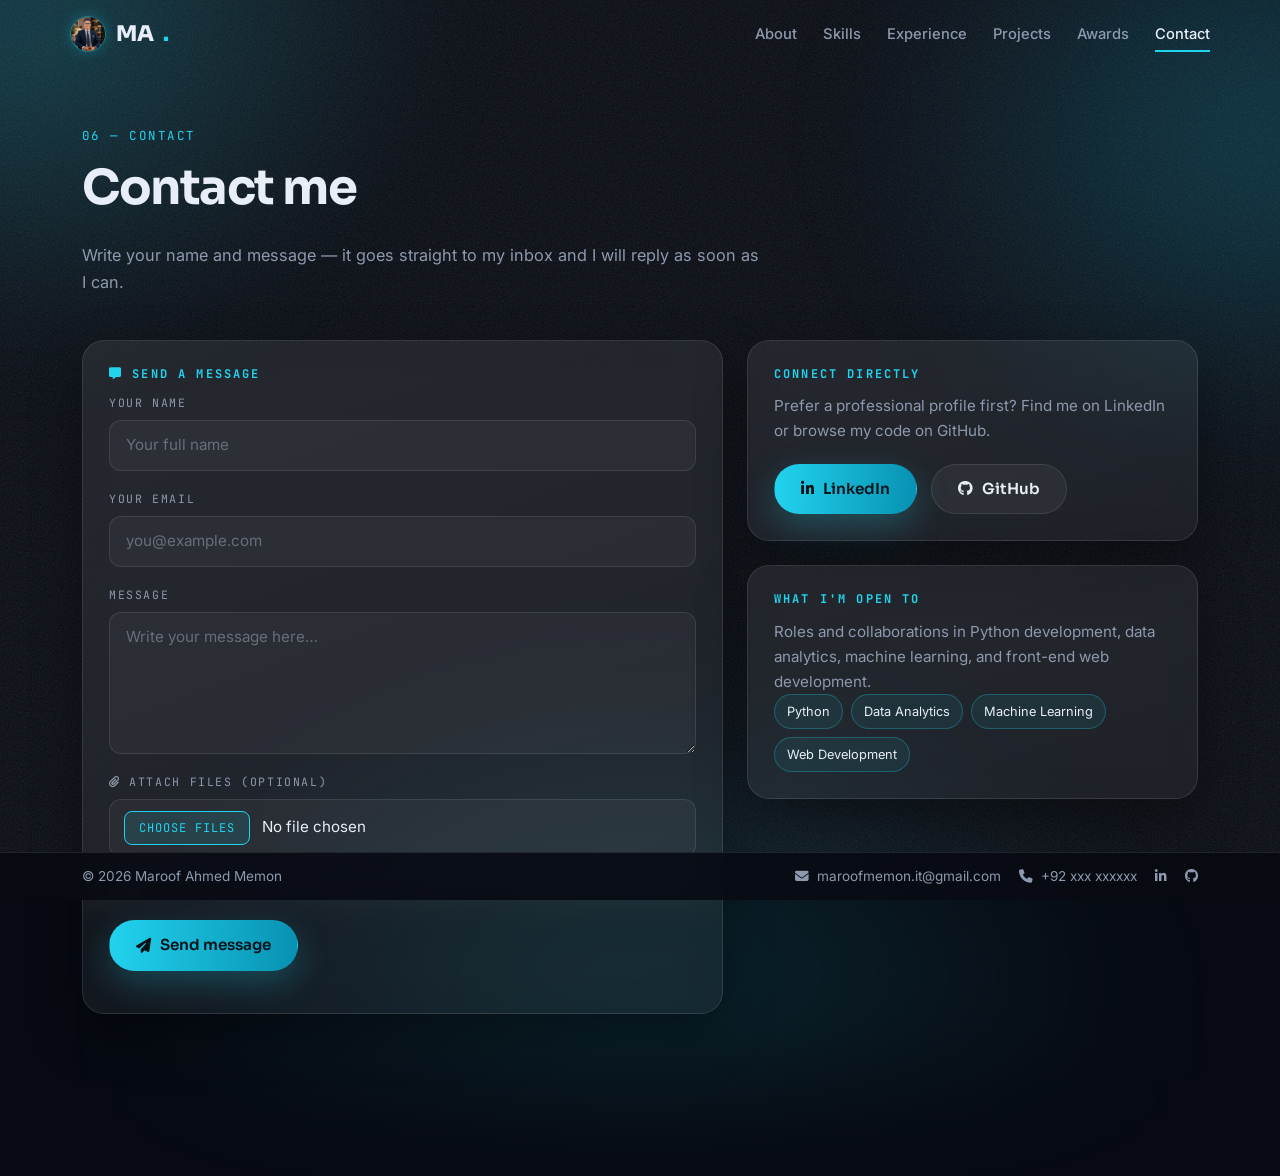
<file: contact.html>
<!DOCTYPE html>
<html lang="en">
<head>
<meta charset="UTF-8">
<meta name="viewport" content="width=device-width, initial-scale=1.0">
<title>Contact — Maroof Ahmed Memon</title>
<meta name="description" content="Contact Maroof Ahmed Memon — Python Developer, Data Analytics & Machine Learning.">
<link rel="preconnect" href="https://fonts.googleapis.com">
<link rel="preconnect" href="https://fonts.gstatic.com" crossorigin>
<link href="https://fonts.googleapis.com/css2?family=Sora:wght@300;400;600;700;800&family=Inter:wght@300;400;500;600&family=JetBrains+Mono:wght@400;600&display=swap" rel="stylesheet">
<link href="https://cdn.jsdelivr.net/npm/bootstrap@5.3.3/dist/css/bootstrap.min.css" rel="stylesheet">
<link href="https://cdnjs.cloudflare.com/ajax/libs/font-awesome/6.5.2/css/all.min.css" rel="stylesheet">
<link rel="stylesheet" href="style.css">
<noscript><style>#cf-frame{display:block!important;height:340px;width:100%;border:1px solid rgba(255,255,255,.12);border-radius:12px;margin-top:16px;}</style></noscript>
</head>
<body>

<div class="bg-mesh" aria-hidden="true"></div>
<div class="grain" aria-hidden="true"></div>

<header class="nav" id="nav">
  <div class="container nav-inner">
    <a href="index.html" class="logo" aria-label="Home — Maroof Ahmed Memon">
      <img class="logo-pic" src="Profile-Pictures/Logo%20Pic.png" alt="Maroof Ahmed Memon logo">
      MA<span class="logo-dot">.</span>
    </a>
    <nav class="nav-links" id="navLinks">
      <a href="index.html#about">About</a>
      <a href="index.html#skills">Skills</a>
      <a href="index.html#experience">Experience</a>
      <a href="index.html#projects">Projects</a>
      <a href="index.html#awards">Awards</a>
      <a href="contact.html" class="active">Contact</a>
    </nav>
    <button class="menu-toggle" id="menuToggle" aria-label="Toggle menu" aria-expanded="false">
      <span></span><span></span><span></span>
    </button>
  </div>
</header>

<main>

<!-- ===================== CONTACT ===================== -->
<section class="section section-page-top" id="contact">
  <div class="container">
    <p class="eyebrow reveal">06 — Contact</p>
    <h2 class="section-title reveal">Contact me</h2>
    <p class="section-lead reveal">Write your name and message — it goes straight to my inbox and I will reply as soon as I can.</p>

    <div class="row g-4 contact-row reveal">
      <div class="col-lg-7">
        <div class="glass card">
          <h3><i class="fa-solid fa-message"></i> Send a message</h3>
          <form id="contactForm" action="https://formsubmit.co/maroofmemon.it@gmail.com" method="POST" enctype="multipart/form-data" target="cf-frame">
            <div class="field">
              <label for="cf-name">Your name</label>
              <input id="cf-name" name="name" type="text" required placeholder="Your full name" autocomplete="name">
            </div>
            <div class="field">
              <label for="cf-email">Your email</label>
              <input id="cf-email" name="email" type="email" required placeholder="you@example.com" autocomplete="email">
            </div>
            <div class="field">
              <label for="cf-message">Message</label>
              <textarea id="cf-message" name="message" rows="5" required placeholder="Write your message here…"></textarea>
            </div>
            <div class="field">
              <label for="cf-file"><i class="fa-solid fa-paperclip"></i> Attach files (optional)</label>
              <input id="cf-file" name="attachment" type="file" multiple accept=".pdf,.png,.jpg,.jpeg,.gif,.webp,image/*,application/pdf">
              <small class="field-hint">PDF or image files (JPG, PNG, GIF, WebP) — up to 10 MB total. Files arrive as attachments in my email.</small>
            </div>
            <input type="hidden" name="_subject" value="New message from your portfolio">
            <input type="hidden" name="_template" value="table">
            <input type="hidden" name="_captcha" value="false">
            <input type="hidden" name="_next" id="cf-next" value="https://maroof-memon.github.io/maroof-portfolio/thanks.html">
            <input type="text" name="_honey" class="d-none" tabindex="-1" autocomplete="off">
            <button type="submit" class="btn btn-primary" id="cf-submit">
              <i class="fa-solid fa-paper-plane"></i> Send message
            </button>
            <p class="form-status" id="formStatus" role="status" aria-live="polite"></p>
          </form>
          <iframe id="cf-frame" name="cf-frame" title="Message sending" loading="eager"></iframe>
        </div>
      </div>

      <div class="col-lg-5">
        <div class="d-flex flex-column gap-4">
          <div class="glass card">
            <h3>Connect directly</h3>
            <p class="side-text">Prefer a professional profile first? Find me on LinkedIn or browse my code on GitHub.</p>
            <div class="hero-actions side-actions">
              <a href="https://linkedin.com/in/maroof-memon-965939221" target="_blank" rel="noopener" class="btn btn-primary"><i class="fa-brands fa-linkedin-in"></i> LinkedIn</a>
              <a href="https://github.com/Maroof-Memon" target="_blank" rel="noopener" class="btn btn-ghost"><i class="fa-brands fa-github"></i> GitHub</a>
            </div>
          </div>
          <div class="glass card">
            <h3>What I'm open to</h3>
            <p class="side-text">Roles and collaborations in Python development, data analytics, machine learning, and front-end web development.</p>
            <ul class="chips"><li>Python</li><li>Data Analytics</li><li>Machine Learning</li><li>Web Development</li></ul>
          </div>
        </div>
      </div>
    </div>
  </div>
</section>

</main>

<footer class="footer" id="footer">
  <div class="container footer-inner">
    <span class="footer-copy">© <span id="year"></span> Maroof Ahmed Memon</span>
    <div class="footer-contact">
      <a href="mailto:maroofmemon.it@gmail.com"><i class="fa-solid fa-envelope"></i><span>maroofmemon.it@gmail.com</span></a>
      <span class="footer-phone"><i class="fa-solid fa-phone"></i><span>+92 xxx xxxxxx</span></span>
      <a href="https://linkedin.com/in/maroof-memon-965939221" target="_blank" rel="noopener" aria-label="LinkedIn"><i class="fa-brands fa-linkedin-in"></i></a>
      <a href="https://github.com/Maroof-Memon" target="_blank" rel="noopener" aria-label="GitHub"><i class="fa-brands fa-github"></i></a>
    </div>
  </div>
</footer>

<div class="toast" id="toast"></div>

<script src="script.js"></script>
</body>
</html>
</file>
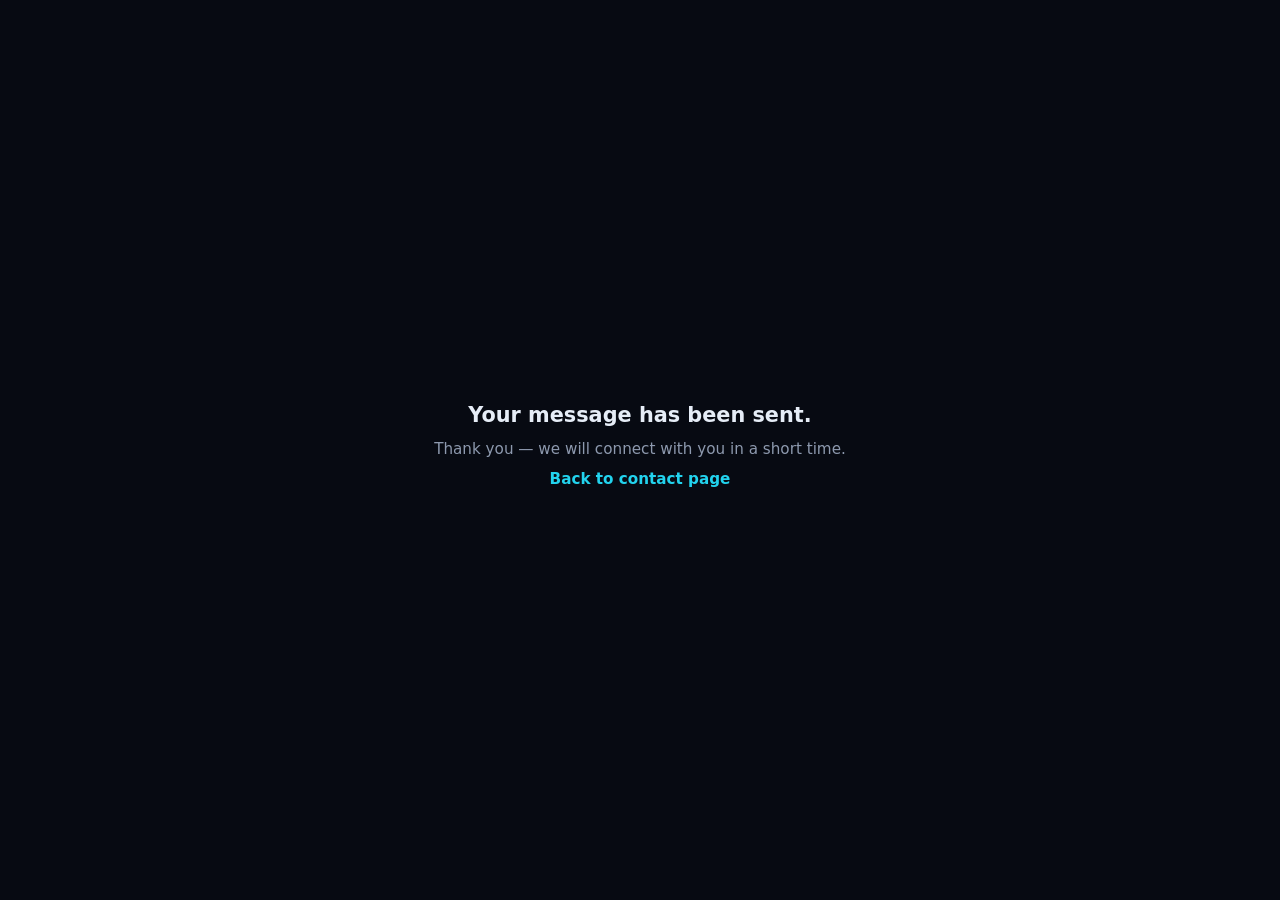
<file: pages/thanks.html>
<!DOCTYPE html>
<html lang="en">
<head>
<meta charset="UTF-8">
<meta name="viewport" content="width=device-width, initial-scale=1.0">
<meta name="robots" content="noindex, nofollow">
<title>Message sent — Maroof Ahmed Memon</title>
<style>
  * { box-sizing: border-box; }
  body {
    margin: 0;
    min-height: 100vh;
    display: flex;
    align-items: center;
    justify-content: center;
    text-align: center;
    padding: 24px;
    background: #070a12;
    color: #e6edf7;
    font-family: "Inter", system-ui, -apple-system, "Segoe UI", sans-serif;
  }
  main { max-width: 440px; }
  h1 { font-size: 1.3rem; font-weight: 600; margin: 0 0 10px; }
  p { color: #8d99ae; font-size: 0.95rem; line-height: 1.6; margin: 0 0 6px; }
  a { color: #22d3ee; font-weight: 600; text-decoration: none; }
  a:hover { text-decoration: underline; }
</style>
</head>
<body>
<main>
  <h1>Your message has been sent.</h1>
  <p>Thank you — we will connect with you in a short time.</p>
  <p><a href="contact.html">Back to contact page</a></p>
</main>
</body>
</html>
</file>
<file: style.css>
:root {
  --bg: #070a12;
  --bg-2: #0b1020;
  --text: #e8eef7;
  --muted: #8d99ae;
  --accent: #22d3ee;
  --accent-deep: #0891b2;
  --accent-bright: #67e8f9;
  --glass: rgba(255, 255, 255, 0.05);
  --glass-2: rgba(255, 255, 255, 0.08);
  --stroke: rgba(255, 255, 255, 0.1);
  --radius: 22px;
  --footer-h: 48px;
  --font-display: "Sora", system-ui, sans-serif;
  --font-body: "Inter", system-ui, sans-serif;
  --font-mono: "JetBrains Mono", monospace;
}

* { margin: 0; padding: 0; box-sizing: border-box; }

html { scroll-behavior: smooth; scroll-padding-top: 90px; }

body {
  font-family: var(--font-body);
  background: var(--bg);
  color: var(--text);
  line-height: 1.65;
  overflow-x: hidden;
  -webkit-font-smoothing: antialiased;
  padding-bottom: calc(var(--footer-h) + 18px);
}

a { text-decoration: none; color: inherit; }
p { margin-bottom: 0; }
ul { list-style: none; padding-left: 0; margin-bottom: 0; }
h1, h2, h3, h4, h5, h6 {
  font-family: var(--font-display);
  font-weight: 700;
  line-height: 1.2;
  margin-top: 0;
  margin-bottom: 0.5rem;
  color: var(--text);
}

.bg-mesh {
  position: fixed;
  inset: -20%;
  z-index: -2;
  background:
    radial-gradient(40% 45% at 15% 15%, rgba(34, 211, 238, 0.26), transparent 60%),
    radial-gradient(38% 42% at 85% 25%, rgba(8, 145, 178, 0.32), transparent 60%),
    radial-gradient(45% 45% at 50% 95%, rgba(34, 211, 238, 0.14), transparent 65%);
  filter: blur(60px);
  animation: drift 22s ease-in-out infinite alternate;
}

@keyframes drift {
  0% { transform: translate3d(0, 0, 0) scale(1); }
  100% { transform: translate3d(-3%, 2%, 0) scale(1.08); }
}

.grain {
  position: fixed;
  inset: 0;
  z-index: -1;
  pointer-events: none;
  opacity: 0.4;
  background-image: url("data:image/svg+xml,%3Csvg xmlns='http://www.w3.org/2000/svg' width='160' height='160'%3E%3Cfilter id='n'%3E%3CfeTurbulence type='fractalNoise' baseFrequency='0.8' numOctaves='3'/%3E%3C/filter%3E%3Crect width='100%25' height='100%25' filter='url(%23n)' opacity='0.35'/%3E%3C/svg%3E");
}

.container { width: min(1160px, 92%); margin-inline: auto; }

.glass {
  background: linear-gradient(160deg, var(--glass-2), var(--glass));
  border: 1px solid var(--stroke);
  backdrop-filter: blur(16px);
  -webkit-backdrop-filter: blur(16px);
  border-radius: var(--radius);
  box-shadow: 0 20px 50px rgba(0, 0, 0, 0.35);
}

.card { color: var(--text); padding: 26px; transition: transform 0.35s ease, border-color 0.35s ease, box-shadow 0.35s ease; }
.card:hover {
  transform: translateY(-5px);
  border-color: rgba(34, 211, 238, 0.45);
  box-shadow: 0 26px 60px rgba(34, 211, 238, 0.12);
}

.grad-text {
  background: linear-gradient(92deg, var(--accent-bright), var(--accent-deep));
  -webkit-background-clip: text;
  background-clip: text;
  color: transparent;
}

/* ---------- Nav ---------- */
.nav {
  position: fixed;
  top: 0; left: 0; right: 0;
  z-index: 100;
  transition: background 0.3s ease, border-color 0.3s ease;
  border-bottom: 1px solid transparent;
}
.nav.scrolled {
  background: rgba(7, 10, 18, 0.8);
  backdrop-filter: blur(18px);
  -webkit-backdrop-filter: blur(18px);
  border-bottom-color: var(--stroke);
}
.nav-inner { display: flex; align-items: center; justify-content: space-between; padding: 16px 0; }
.logo { font-family: var(--font-display); font-weight: 800; font-size: 1.35rem; color: var(--text); letter-spacing: -0.02em; display: inline-flex; align-items: center; gap: 10px; }
.logo-pic {
  width: 36px;
  height: 36px;
  border-radius: 50%;
  object-fit: cover;
  object-position: center;
  border: 1px solid rgba(34, 211, 238, 0.45);
  box-shadow: 0 0 14px rgba(34, 211, 238, 0.28);
  transition: transform 0.3s ease, border-color 0.3s ease, box-shadow 0.3s ease;
}
.logo:hover .logo-pic {
  transform: scale(1.08);
  border-color: var(--accent);
  box-shadow: 0 0 20px rgba(34, 211, 238, 0.5);
}
.logo-dot { color: var(--accent); }
.nav-links { display: flex; align-items: center; gap: 26px; }
.nav-links a {
  color: var(--muted);
  font-size: 0.92rem;
  font-weight: 500;
  position: relative;
  transition: color 0.25s ease;
}
.nav-links a:hover, .nav-links a.active { color: var(--text); }
.nav-links a::after {
  content: "";
  position: absolute;
  left: 0; bottom: -6px;
  width: 0; height: 2px;
  background: var(--accent);
  transition: width 0.3s ease;
}
.nav-links a:hover::after, .nav-links a.active::after { width: 100%; }

.menu-toggle { display: none; flex-direction: column; gap: 5px; background: none; border: 0; cursor: pointer; padding: 8px; }
.menu-toggle span { width: 24px; height: 2px; background: var(--text); border-radius: 2px; transition: transform 0.3s ease, opacity 0.3s ease; }
.menu-toggle.open span:nth-child(1) { transform: translateY(7px) rotate(45deg); }
.menu-toggle.open span:nth-child(2) { opacity: 0; }
.menu-toggle.open span:nth-child(3) { transform: translateY(-7px) rotate(-45deg); }

/* ---------- Sections (single scrollable page) ---------- */
.section { padding: 96px 0; }
#home { padding: 0; }
.section-page-top { padding-top: 126px; }

.section-divider {
  width: min(1160px, 92%);
  height: 1px;
  margin: 0 auto;
  background: linear-gradient(90deg, transparent, rgba(34, 211, 238, 0.5), transparent);
  box-shadow: 0 0 18px rgba(34, 211, 238, 0.28);
}

@keyframes pageIn {
  from { opacity: 0; transform: translateY(18px); }
  to { opacity: 1; transform: none; }
}

/* ---------- Hero ---------- */
.hero { min-height: calc(92svh - var(--footer-h)); display: flex; align-items: center; position: relative; padding: 130px 0 48px; }
.hero-inner { display: grid; grid-template-columns: 1.25fr 0.85fr; gap: 56px; align-items: center; }

.hero-badge {
  display: inline-block;
  font-family: var(--font-mono);
  font-size: 0.75rem;
  letter-spacing: 0.16em;
  text-transform: uppercase;
  color: var(--accent);
  border: 1px solid rgba(34, 211, 238, 0.35);
  background: rgba(34, 211, 238, 0.08);
  padding: 7px 14px;
  border-radius: 999px;
  margin-bottom: 22px;
}

.hero-name {
  font-family: var(--font-display);
  font-size: clamp(2.7rem, 6vw, 4.6rem);
  font-weight: 800;
  line-height: 1.05;
  letter-spacing: -0.03em;
  margin-bottom: 0;
}

.hero-role { font-family: var(--font-display); font-size: clamp(1.1rem, 2.4vw, 1.6rem); font-weight: 600; margin-top: 16px; color: var(--text); }
.typed { color: var(--accent); }
.cursor { color: var(--accent-deep); animation: blink 1s steps(2) infinite; }
@keyframes blink { 50% { opacity: 0; } }

.hero-sub { color: var(--muted); max-width: 56ch; margin-top: 18px; font-size: 1.02rem; }

.hero-actions { display: flex; flex-wrap: wrap; gap: 14px; margin-top: 30px; }
.btn {
  font-family: var(--font-display);
  font-size: 0.95rem;
  font-weight: 600;
  padding: 13px 26px;
  border-radius: 999px;
  text-decoration: none;
  cursor: pointer;
  border: 1px solid transparent;
  transition: transform 0.25s ease, box-shadow 0.25s ease, background 0.25s ease;
  display: inline-flex;
  align-items: center;
  justify-content: center;
  gap: 9px;
}
.btn-primary {
  background: linear-gradient(92deg, var(--accent), var(--accent-deep));
  color: #04121a;
  box-shadow: 0 12px 34px rgba(34, 211, 238, 0.25);
}
.btn-primary:hover { transform: translateY(-3px); box-shadow: 0 18px 44px rgba(34, 211, 238, 0.4); color: #04121a; }
.btn-ghost { background: var(--glass); border-color: var(--stroke); color: var(--text); }
.btn-ghost:hover { background: var(--glass-2); transform: translateY(-3px); color: var(--text); border-color: rgba(34, 211, 238, 0.5); }
.btn:disabled { opacity: 0.55; cursor: wait; transform: none; }
.btn:focus-visible, .btn:focus { box-shadow: 0 0 0 3px rgba(34, 211, 238, 0.4); }

.hero-stats {
  display: grid;
  grid-template-columns: repeat(3, 1fr);
  gap: 20px;
  margin-bottom: 56px;
}
.stat {
  padding: 28px 24px;
  text-align: center;
  position: relative;
  overflow: hidden;
  transition: transform 0.35s ease, border-color 0.35s ease, box-shadow 0.35s ease;
}
.stat::before {
  content: "";
  position: absolute;
  top: 0; left: 18%; right: 18%;
  height: 2px;
  background: linear-gradient(90deg, transparent, var(--accent), transparent);
  opacity: 0.75;
}
.stat:hover {
  transform: translateY(-5px);
  border-color: rgba(34, 211, 238, 0.45);
  box-shadow: 0 24px 54px rgba(34, 211, 238, 0.12);
}
.stat-num {
  display: block;
  font-family: var(--font-display);
  font-size: clamp(1.9rem, 3.6vw, 2.6rem);
  font-weight: 800;
  background: linear-gradient(92deg, var(--accent-bright), var(--accent-deep));
  -webkit-background-clip: text;
  background-clip: text;
  color: transparent;
  line-height: 1.1;
}
.stat-label { display: block; margin-top: 6px; font-size: 0.83rem; color: var(--muted); letter-spacing: 0.08em; text-transform: uppercase; font-family: var(--font-mono); }

/* ---------- Hero photo ---------- */
.hero-photo { display: flex; justify-content: center; }
.photo-frame {
  position: relative;
  padding: 12px;
  border-radius: 30px;
  max-width: 360px;
  width: 100%;
}
.photo-frame img {
  width: 100%;
  aspect-ratio: 3 / 4;
  object-fit: cover;
  object-position: top center;
  display: block;
  border-radius: 22px;
  border: 1px solid var(--stroke);
  background: var(--bg-2);
  cursor: zoom-in;
  transition: transform 0.4s ease, border-color 0.4s ease;
}
.photo-frame:hover img { transform: translateY(-4px); border-color: rgba(34, 211, 238, 0.5); }
.photo-frame::before {
  content: "";
  position: absolute;
  inset: -1px;
  border-radius: 30px;
  padding: 1.5px;
  background: linear-gradient(150deg, rgba(34, 211, 238, 0.85), transparent 45%, rgba(8, 145, 178, 0.55));
  -webkit-mask: linear-gradient(#fff 0 0) content-box, linear-gradient(#fff 0 0);
  -webkit-mask-composite: xor;
  mask-composite: exclude;
  pointer-events: none;
}
.photo-tag {
  position: absolute;
  left: 50%;
  bottom: -16px;
  transform: translateX(-50%);
  display: inline-flex;
  align-items: center;
  gap: 8px;
  white-space: nowrap;
  font-family: var(--font-mono);
  font-size: 0.68rem;
  letter-spacing: 0.14em;
  text-transform: uppercase;
  color: var(--text);
  background: rgba(11, 16, 32, 0.92);
  border: 1px solid rgba(34, 211, 238, 0.4);
  border-radius: 999px;
  padding: 8px 14px;
  backdrop-filter: blur(10px);
  -webkit-backdrop-filter: blur(10px);
  box-shadow: 0 10px 30px rgba(0, 0, 0, 0.45);
}
.photo-dot {
  width: 8px; height: 8px;
  border-radius: 50%;
  background: var(--accent);
  box-shadow: 0 0 10px var(--accent);
  animation: blink 1.4s ease-in-out infinite;
}

/* ---------- Sections ---------- */
.eyebrow {
  font-family: var(--font-mono);
  font-size: 0.78rem;
  letter-spacing: 0.2em;
  text-transform: uppercase;
  color: var(--accent);
  margin-bottom: 12px;
}
.section-title {
  font-family: var(--font-display);
  font-size: clamp(1.9rem, 4vw, 3rem);
  font-weight: 700;
  letter-spacing: -0.03em;
  margin-bottom: 44px;
}
.section-lead { color: var(--muted); max-width: 68ch; margin: -18px 0 44px; font-size: 1.02rem; }
.subsection-title {
  font-family: var(--font-display);
  font-size: clamp(1.3rem, 2.6vw, 1.7rem);
  letter-spacing: -0.02em;
  margin: 56px 0 24px;
}

/* ---------- About ---------- */
.about-grid { display: grid; grid-template-columns: 1.4fr 1fr; gap: 24px; }
.about-main p + p { margin-top: 16px; color: var(--muted); }
.about-main p:first-child { font-size: 1.06rem; }
.about-main strong { color: var(--accent); font-weight: 600; }
.about-side { display: grid; gap: 24px; align-content: start; }
.card h3 {
  font-family: var(--font-mono);
  font-size: 0.75rem;
  letter-spacing: 0.18em;
  text-transform: uppercase;
  color: var(--accent);
  margin-bottom: 12px;
}
.edu-degree { font-family: var(--font-display); font-weight: 700; font-size: 1.1rem; }
.edu-school { color: var(--muted); }
.edu-meta { color: var(--accent); font-size: 0.9rem; margin-top: 4px; }
.edu-areas { color: var(--muted); font-size: 0.88rem; margin-top: 12px; border-top: 1px solid var(--stroke); padding-top: 12px; }

/* ---------- Intro video (About) ---------- */
.intro-block {
  margin-top: 26px;
  padding-top: 24px;
  border-top: 1px solid var(--stroke);
  display: flex;
  align-items: center;
  justify-content: space-between;
  gap: 20px;
  flex-wrap: wrap;
}
.intro-info { flex: 1 1 260px; min-width: 0; }
.card .intro-info h3 {
  font-family: var(--font-display);
  font-size: 1.12rem;
  font-weight: 700;
  letter-spacing: -0.02em;
  text-transform: none;
  color: var(--text);
  margin-bottom: 6px;
  display: flex;
  align-items: center;
  gap: 10px;
}
.card .intro-info h3::before {
  content: "\f03d";
  font-family: "Font Awesome 6 Free";
  font-weight: 900;
  color: var(--accent);
  font-size: 0.85rem;
}
.card .intro-info p { color: var(--muted); font-size: 0.92rem; margin: 0; }
.intro-btn { flex: 0 0 auto; white-space: nowrap; }
.intro-btn .fa-play { font-size: 0.85em; }

/* ---------- Video modal ---------- */
.video-modal {
  position: fixed;
  inset: 0;
  z-index: 320;
  background: rgba(4, 6, 12, 0.92);
  backdrop-filter: blur(10px);
  -webkit-backdrop-filter: blur(10px);
  display: none;
  align-items: center;
  justify-content: center;
  padding: 4vh 4vw;
}
.video-modal.open { display: flex; animation: pageIn 0.3s ease both; }
.video-modal-card {
  width: min(900px, 100%);
  max-height: 94vh;
  overflow-y: auto;
  padding: 18px 18px 16px;
  border-radius: 24px;
  background: linear-gradient(160deg, rgba(17, 25, 46, 0.97), rgba(7, 10, 18, 0.98));
  border: 1px solid var(--stroke);
  box-shadow: 0 30px 80px rgba(0, 0, 0, 0.65);
}
.video-modal-head {
  display: flex;
  align-items: center;
  justify-content: space-between;
  gap: 16px;
  margin-bottom: 14px;
}
.video-modal-head h3 {
  font-family: var(--font-display);
  font-size: 1.05rem;
  font-weight: 700;
  letter-spacing: -0.01em;
  text-transform: none;
  color: var(--text);
  margin: 0;
  display: flex;
  align-items: center;
  gap: 10px;
}
.video-modal-head h3 i { color: var(--accent); }
.video-modal-close {
  font-size: 1.4rem;
  background: none;
  border: 1px solid var(--stroke);
  color: var(--text);
  width: 40px;
  height: 40px;
  border-radius: 50%;
  cursor: pointer;
  display: inline-flex;
  align-items: center;
  justify-content: center;
  transition: color 0.25s ease, border-color 0.25s ease, transform 0.25s ease;
}
.video-modal-close:hover { color: var(--accent); border-color: rgba(34, 211, 238, 0.6); transform: scale(1.06); }
.video-modal-close:focus-visible { outline: none; box-shadow: 0 0 0 3px rgba(34, 211, 238, 0.4); }

.video-stage {
  position: relative;
  border-radius: 16px;
  overflow: hidden;
  background: #000;
  border: 1px solid var(--stroke);
  width: 100%;
  max-width: min(100%, calc(70vh * var(--video-ar, 0.5625)));
  aspect-ratio: var(--video-ar, 0.5625);
  margin-inline: auto;
}
.video-stage video {
  display: block;
  width: 100%;
  height: 100%;
  background: #000;
  object-fit: contain;
}
.video-big-play {
  position: absolute;
  inset: 0;
  margin: auto;
  width: 84px;
  height: 84px;
  border-radius: 50%;
  border: 1px solid rgba(34, 211, 238, 0.6);
  background: rgba(7, 10, 18, 0.7);
  backdrop-filter: blur(6px);
  -webkit-backdrop-filter: blur(6px);
  color: var(--accent);
  font-size: 1.9rem;
  display: flex;
  align-items: center;
  justify-content: center;
  cursor: pointer;
  transition: opacity 0.25s ease, transform 0.25s ease, background 0.25s ease;
}
.video-big-play i { margin-left: 5px; }
.video-big-play:hover { transform: scale(1.08); background: rgba(34, 211, 238, 0.2); }
.video-big-play:focus-visible { outline: none; box-shadow: 0 0 0 3px rgba(34, 211, 238, 0.4); }
.video-stage.playing .video-big-play { opacity: 0; pointer-events: none; }
.video-modal-note {
  margin: 14px 2px 0;
  color: var(--muted);
  font-size: 0.85rem;
  font-family: var(--font-mono);
  letter-spacing: 0.06em;
  display: flex;
  align-items: center;
  gap: 9px;
}
.video-modal-note i { color: var(--accent); }

/* ---------- Skills ---------- */
.skills-grid { display: grid; grid-template-columns: repeat(4, 1fr); gap: 20px; }
.chips { list-style: none; display: flex; flex-wrap: wrap; gap: 8px; }
.chips li {
  font-size: 0.8rem;
  padding: 6px 12px;
  border-radius: 999px;
  background: rgba(34, 211, 238, 0.08);
  border: 1px solid rgba(34, 211, 238, 0.28);
  color: var(--text);
  transition: background 0.25s ease, border-color 0.25s ease;
}
.chips li:hover { background: rgba(34, 211, 238, 0.2); border-color: rgba(34, 211, 238, 0.55); }

/* ---------- Timeline ---------- */
.timeline { position: relative; padding-left: 30px; max-width: 860px; }
.timeline::before {
  content: "";
  position: absolute;
  left: 6px; top: 12px; bottom: 12px;
  width: 2px;
  background: linear-gradient(180deg, var(--accent), transparent);
}
.timeline-item { position: relative; }
.timeline-dot {
  position: absolute;
  left: -31px; top: 32px;
  width: 14px; height: 14px;
  border-radius: 50%;
  background: var(--accent);
  box-shadow: 0 0 0 5px rgba(34, 211, 238, 0.18), 0 0 18px rgba(34, 211, 238, 0.8);
}
.timeline-head { display: flex; justify-content: space-between; align-items: flex-start; gap: 16px; flex-wrap: wrap; }
.timeline-head h3 { color: var(--text); font-family: var(--font-display); font-size: 1.35rem; text-transform: none; letter-spacing: -0.02em; margin-bottom: 4px; }
.timeline-company { color: var(--accent); font-weight: 500; }
.timeline-date {
  font-family: var(--font-mono);
  font-size: 0.78rem;
  color: var(--muted);
  border: 1px solid var(--stroke);
  padding: 6px 12px;
  border-radius: 999px;
  white-space: nowrap;
}
.bullets { list-style: none; margin-top: 18px; display: grid; gap: 10px; }
.bullets li { position: relative; padding-left: 22px; color: var(--muted); font-size: 0.95rem; }
.bullets li::before {
  content: "▹";
  position: absolute;
  left: 0;
  color: var(--accent);
}

/* ---------- Projects ---------- */
.projects-grid { display: grid; grid-template-columns: repeat(6, 1fr); gap: 22px; align-items: start; }
.project { grid-column: span 2; }
.project-wide { grid-column: 1 / -1; }
.project-half { grid-column: span 3; }
.project-top { display: flex; justify-content: space-between; align-items: center; margin-bottom: 14px; }
.project-index { font-family: var(--font-mono); font-size: 0.85rem; color: var(--muted); }
.project-award {
  font-family: var(--font-mono);
  font-size: 0.72rem;
  letter-spacing: 0.12em;
  text-transform: uppercase;
  color: #04121a;
  background: linear-gradient(92deg, var(--accent-bright), var(--accent-deep));
  padding: 5px 12px;
  border-radius: 999px;
  font-weight: 600;
}
.project h3 { font-family: var(--font-display); font-size: 1.3rem; color: var(--text); text-transform: none; letter-spacing: -0.02em; margin-bottom: 10px; }
.project p { color: var(--muted); font-size: 0.95rem; }
.project strong { color: var(--text); }
.tech { margin-top: 18px; }

.project-media { margin-top: 20px; }
.project-media img {
  width: 100%;
  aspect-ratio: 16 / 9;
  object-fit: cover;
  display: block;
  border-radius: 14px;
  border: 1px solid var(--stroke);
  background: var(--bg-2);
  transition: transform 0.35s ease, border-color 0.35s ease;
}
.project-media img.zoomable { cursor: zoom-in; }
.project-media img.zoomable:hover { transform: translateY(-4px); border-color: rgba(34, 211, 238, 0.55); }

.gallery { display: flex; flex-wrap: wrap; justify-content: center; gap: 12px; }
.gallery img { width: calc((100% - 36px) / 4); flex: 0 0 auto; aspect-ratio: 16 / 10; }

.project-media.media-missing img { display: none; }
.project-media.media-missing {
  aspect-ratio: 16 / 9;
  border: 1px dashed rgba(34, 211, 238, 0.45);
  border-radius: 14px;
  background: linear-gradient(160deg, rgba(34, 211, 238, 0.08), rgba(255, 255, 255, 0.02));
  display: flex;
  flex-direction: column;
  align-items: center;
  justify-content: center;
  gap: 10px;
  text-align: center;
  padding: 24px;
  color: var(--muted);
  font-size: 0.85rem;
}
.project-media.media-missing::before {
  content: "\f201";
  font-family: "Font Awesome 6 Free";
  font-weight: 900;
  font-size: 1.8rem;
  color: var(--accent);
  line-height: 1;
}
.project-media.media-missing::after { content: attr(data-fallback); max-width: 36ch; line-height: 1.5; }

/* ---------- Awards ---------- */
.awards-grid { display: grid; grid-template-columns: repeat(3, 1fr); gap: 20px; }
.award-icon { font-size: 1.4rem; display: block; margin-bottom: 14px; color: var(--accent); }
.award h3 { color: var(--text); text-transform: none; font-family: var(--font-display); font-size: 1.05rem; letter-spacing: -0.01em; margin-bottom: 8px; }
.award p { color: var(--muted); font-size: 0.9rem; }
.award-highlight {
  border-color: rgba(34, 211, 238, 0.5);
  background: linear-gradient(160deg, rgba(34, 211, 238, 0.14), rgba(8, 145, 178, 0.08));
}

.cert-grid { display: grid; grid-template-columns: repeat(4, 1fr); gap: 18px; }
.cert { display: flex; flex-direction: column; gap: 8px; text-align: left; }
.cert > i { font-size: 1.7rem; color: var(--accent); }
.cert-title { font-family: var(--font-display); font-weight: 600; font-size: 0.95rem; color: var(--text); line-height: 1.4; }
.cert-link { font-family: var(--font-mono); font-size: 0.72rem; letter-spacing: 0.1em; text-transform: uppercase; color: var(--muted); transition: color 0.25s ease; }
.cert:hover .cert-link { color: var(--accent); }
.cert img {
  width: 100%;
  aspect-ratio: 4 / 3;
  object-fit: cover;
  object-position: top;
  display: block;
  border-radius: 12px;
  border: 1px solid var(--stroke);
  cursor: zoom-in;
  background: var(--bg-2);
}

/* ---------- Contact ---------- */
.d-none { display: none !important; }
#cf-frame { display: none; border: 0; width: 100%; }
.contact-row { align-items: stretch; }
.side-text { color: var(--muted); font-size: 0.95rem; }
.side-actions { margin-top: 20px; }
.form-status { margin-top: 16px; font-size: 0.92rem; color: var(--muted); }
.form-status.ok { color: var(--accent); font-weight: 500; }
.form-status.err { color: var(--text); font-weight: 500; }

.field { display: flex; flex-direction: column; gap: 8px; margin-bottom: 18px; }
.field label {
  font-family: var(--font-mono);
  font-size: 0.72rem;
  letter-spacing: 0.14em;
  text-transform: uppercase;
  color: var(--muted);
}
.field input, .field textarea {
  background: rgba(255, 255, 255, 0.04);
  border: 1px solid var(--stroke);
  border-radius: 12px;
  padding: 13px 16px;
  color: var(--text);
  font-family: var(--font-body);
  font-size: 0.95rem;
  line-height: 1.5;
  transition: border-color 0.25s ease, box-shadow 0.25s ease;
}
.field input:focus, .field textarea:focus {
  outline: none;
  border-color: var(--accent);
  box-shadow: 0 0 0 3px rgba(34, 211, 238, 0.15);
  background: rgba(34, 211, 238, 0.05);
}
.field input::placeholder, .field textarea::placeholder { color: rgba(141, 153, 174, 0.6); }
.field textarea { resize: vertical; min-height: 130px; }
.field input[type="file"] { padding: 11px 14px; cursor: pointer; }
.field input[type="file"]::file-selector-button {
  background: rgba(34, 211, 238, 0.12);
  border: 1px solid var(--accent);
  color: var(--accent);
  font-family: var(--font-mono);
  font-size: 0.75rem;
  letter-spacing: 0.08em;
  text-transform: uppercase;
  border-radius: 8px;
  padding: 7px 14px;
  margin-right: 12px;
  cursor: pointer;
  transition: background 0.25s ease, color 0.25s ease;
}
.field input[type="file"]::file-selector-button:hover {
  background: var(--accent);
  color: #04121a;
}
.field-hint { color: rgba(141, 153, 174, 0.75); font-size: 0.78rem; line-height: 1.5; }

/* ---------- Footer (static) ---------- */
.footer {
  position: fixed;
  left: 0; right: 0; bottom: 0;
  z-index: 90;
  height: var(--footer-h);
  background: rgba(7, 10, 18, 0.88);
  backdrop-filter: blur(16px);
  -webkit-backdrop-filter: blur(16px);
  border-top: 1px solid var(--stroke);
}
.footer-inner {
  height: 100%;
  display: flex;
  justify-content: space-between;
  align-items: center;
  gap: 16px;
  color: var(--muted);
  font-size: 0.85rem;
}
.footer-contact { display: flex; align-items: center; gap: 18px; flex-wrap: wrap; }
.footer-contact a,
.footer-contact .footer-phone {
  display: inline-flex;
  align-items: center;
  gap: 8px;
  color: var(--muted);
  font-size: 0.85rem;
  transition: color 0.25s ease;
}
.footer-contact a:hover { color: var(--accent); }

/* ---------- Toast ---------- */
.toast {
  position: fixed;
  left: 50%; bottom: calc(var(--footer-h) + 18px);
  transform: translate(-50%, 120px);
  background: rgba(11, 16, 32, 0.96);
  border: 1px solid rgba(34, 211, 238, 0.4);
  color: var(--text);
  padding: 12px 22px;
  border-radius: 999px;
  font-size: 0.9rem;
  z-index: 250;
  transition: transform 0.4s cubic-bezier(0.2, 0.9, 0.3, 1.4);
  backdrop-filter: blur(12px);
}
.toast.show { transform: translate(-50%, 0); }

/* ---------- Lightbox ---------- */
.lightbox {
  position: fixed;
  inset: 0;
  z-index: 300;
  background: rgba(4, 6, 12, 0.93);
  backdrop-filter: blur(8px);
  -webkit-backdrop-filter: blur(8px);
  display: none;
  align-items: center;
  justify-content: center;
  padding: 5vh 5vw;
}
.lightbox.open { display: flex; animation: pageIn 0.3s ease both; }
.lightbox img {
  max-width: 100%;
  max-height: 86vh;
  border-radius: 14px;
  border: 1px solid var(--stroke);
  box-shadow: 0 30px 80px rgba(0, 0, 0, 0.65);
  object-fit: contain;
}
.lightbox-close {
  position: absolute;
  top: 18px; right: 26px;
  font-size: 1.8rem;
  background: none;
  border: 0;
  color: var(--text);
  cursor: pointer;
  transition: color 0.25s ease, transform 0.25s ease;
}
.lightbox-close:hover { color: var(--accent); transform: scale(1.1); }

/* ---------- Reveal ---------- */
.reveal { opacity: 0; transform: translateY(28px); transition: opacity 0.7s ease, transform 0.7s ease; }
.reveal.visible { opacity: 1; transform: none; }

/* ---------- Responsive ---------- */
@media (max-width: 1100px) {
  .projects-grid { grid-template-columns: repeat(2, 1fr); }
  .project, .project-half { grid-column: auto; }
  .project-wide { grid-column: 1 / -1; }
  .cert-grid { grid-template-columns: repeat(2, 1fr); }
  .gallery img { width: calc((100% - 12px) / 2); }
}

@media (max-width: 980px) {
  .hero-inner, .about-grid { grid-template-columns: 1fr; }
  .skills-grid { grid-template-columns: repeat(2, 1fr); }
  .awards-grid { grid-template-columns: repeat(2, 1fr); }
}

@media (max-width: 720px) {
  .nav-links {
    position: fixed;
    top: 64px; right: 4%;
    left: 4%;
    flex-direction: column;
    align-items: stretch;
    gap: 4px;
    background: rgba(7, 10, 18, 0.97);
    border: 1px solid var(--stroke);
    border-radius: 20px;
    padding: 16px;
    backdrop-filter: blur(20px);
    transform: translateY(-14px);
    opacity: 0;
    pointer-events: none;
    transition: opacity 0.3s ease, transform 0.3s ease;
  }
  .nav-links.open { opacity: 1; transform: none; pointer-events: auto; }
  .nav-links a { padding: 12px 14px; border-radius: 12px; }
  .nav-links a:hover { background: var(--glass-2); }
  .nav-links a::after { display: none; }
  .menu-toggle { display: flex; }

  .projects-grid, .skills-grid, .awards-grid, .cert-grid, .hero-stats { grid-template-columns: 1fr; }
  .gallery img { width: 100%; }
  .section { padding: 68px 0; }
  .section-page-top { padding-top: 108px; }
  .card { padding: 22px; }
  .timeline { padding-left: 24px; }
  .intro-block { flex-direction: column; align-items: flex-start; gap: 16px; }
  .intro-btn { width: 100%; }
  .video-modal { padding: 3vh 3vw; }
  .video-modal-card { padding: 14px; border-radius: 20px; }
  .video-big-play { width: 64px; height: 64px; font-size: 1.5rem; }

  .footer-contact a span,
  .footer-contact .footer-phone span { display: none; }
  .footer-copy { font-size: 0.78rem; }
  .footer-inner { font-size: 0.78rem; }
}

@media (prefers-reduced-motion: reduce) {
  * { animation: none !important; transition: none !important; scroll-behavior: auto; }
  .reveal { opacity: 1; transform: none; }
}
</file>
